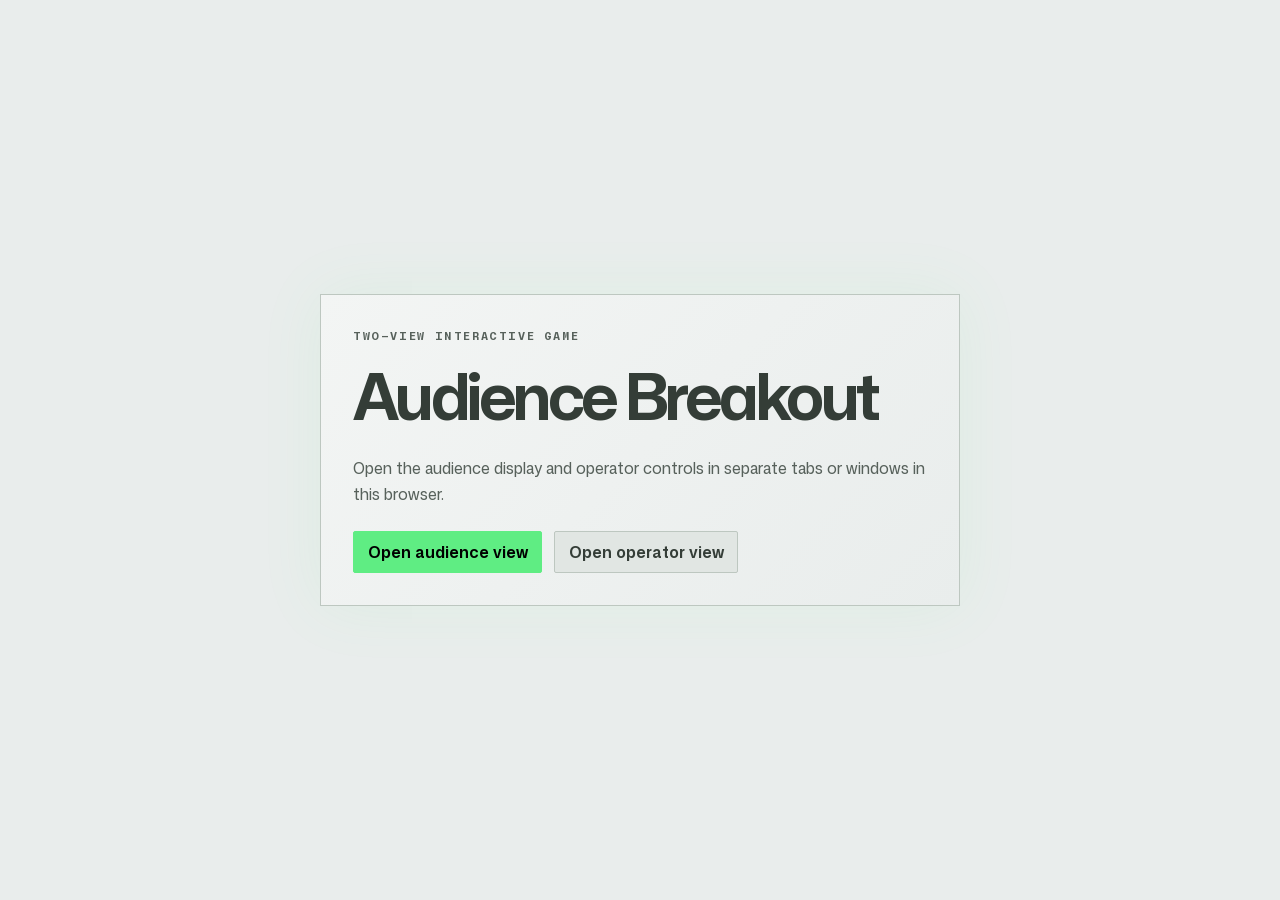
<file: index.html>
<!doctype html>
<html lang="en">
  <head>
    <meta charset="UTF-8" />
    <meta name="viewport" content="width=device-width, initial-scale=1.0" />
    <title>Audience Breakout</title>
    <link rel="stylesheet" href="./styles.css" />
  </head>
  <body class="landing-page">
    <main class="landing-card">
      <p class="eyebrow">Two-view interactive game</p>
      <h1>Audience Breakout</h1>
      <p>
        Open the audience display and operator controls in separate tabs or windows in
        this browser.
      </p>
      <div class="landing-actions">
        <a class="button primary" href="./audience.html">Open audience view</a>
        <a class="button secondary" href="./operator.html">Open operator view</a>
      </div>
    </main>
  </body>
</html>
</file>
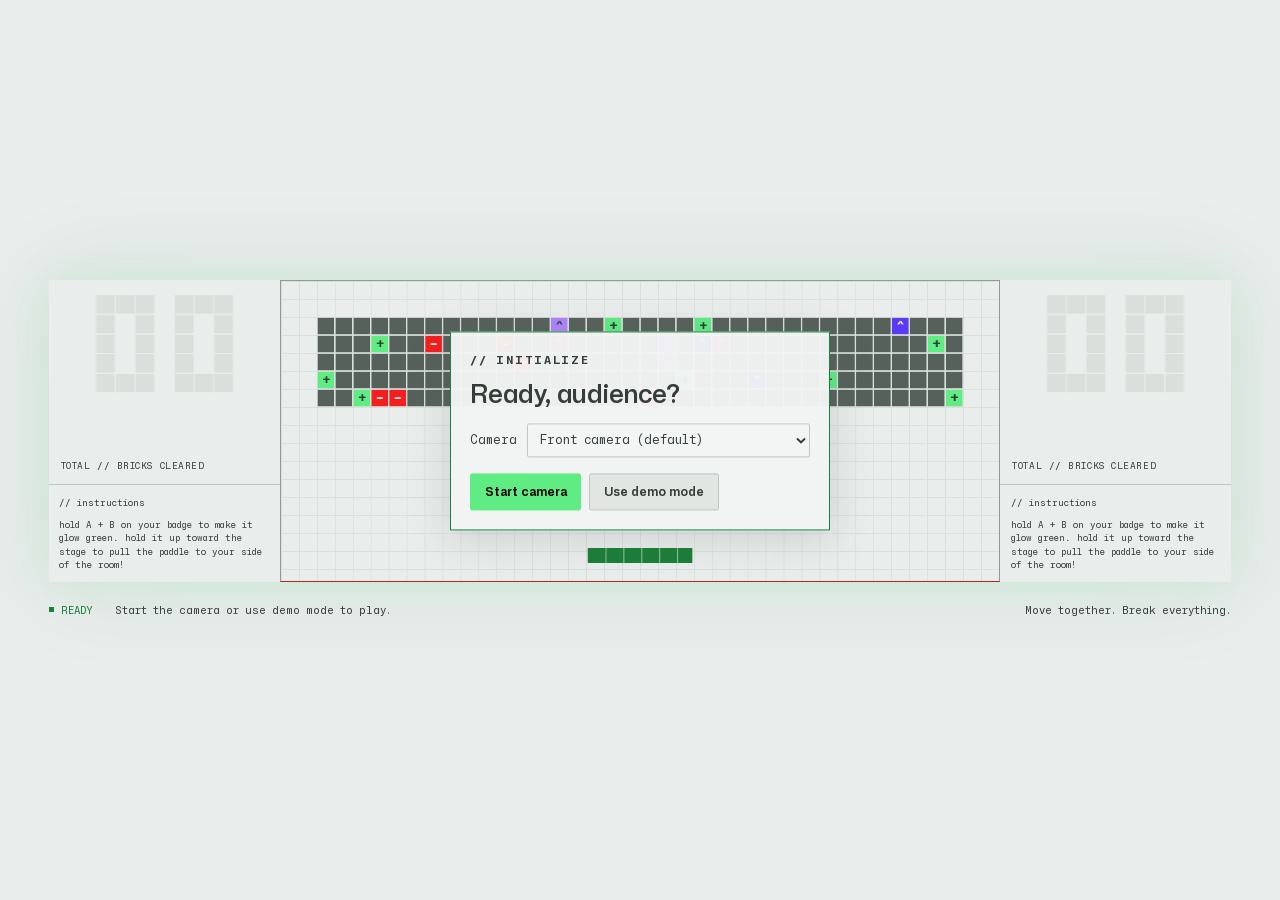
<file: audience.html>
<!doctype html>
<html lang="en">
  <head>
    <meta charset="UTF-8" />
    <meta name="viewport" content="width=device-width, initial-scale=1.0" />
    <title>Audience Breakout - Audience</title>
    <link rel="stylesheet" href="./styles.css" />
  </head>
  <body class="audience-page">
    <main class="audience-shell">
      <section class="arcade-stage" aria-label="Audience breakout arena">
        <aside class="audience-side side-left">
          <canvas id="leftCamera" class="side-camera" width="480" height="720" aria-hidden="true" hidden></canvas>
          <div class="side-visual">
            <canvas id="leftMeter" width="240" height="280" role="img" aria-label="Total bricks cleared: 0"></canvas>
            <span class="side-label">total // bricks cleared</span>
          </div>
          <div class="side-instructions">
            <p>// instructions</p>
            <p>hold A + B on your badge to make it glow green. hold it up toward the stage to pull the paddle to your side of the room!</p>
          </div>
        </aside>

        <div class="stage-shell">
          <video id="webcam" autoplay playsinline muted></video>
          <img id="demoImage" src="./assets/audience-placeholder.png" alt="" hidden />
          <canvas id="gameCanvas" width="960" height="400" aria-label="Breakout game"></canvas>
          <div class="startup-panel" id="startupPanel">
            <p class="eyebrow">// initialize</p>
            <h2>Ready, audience?</h2>
            <label class="camera-select" for="cameraSelect">
              <span>Camera</span>
              <select id="cameraSelect">
                <option value="">Front camera (default)</option>
              </select>
            </label>
            <div class="button-row">
              <button class="button primary" id="startCameraButton">Start camera</button>
              <button class="button secondary" id="startDemoButton">Use demo mode</button>
            </div>
          </div>
        </div>

        <aside class="audience-side side-right">
          <canvas id="rightCamera" class="side-camera" width="480" height="720" aria-hidden="true" hidden></canvas>
          <div class="side-visual">
            <canvas id="rightMeter" width="240" height="280" role="img" aria-label="Total bricks cleared: 0"></canvas>
            <span class="side-label">total // bricks cleared</span>
          </div>
          <div class="side-instructions">
            <p>// instructions</p>
            <p>hold A + B on your badge to make it glow green. hold it up toward the stage to pull the paddle to your side of the room!</p>
          </div>
        </aside>
      </section>
      <footer class="audience-footer">
        <div>
          <span class="play-state" id="playState">ready</span>
          <span class="power-status" id="powerStatus" role="status" hidden></span>
          <span id="audienceStatus" role="status">Start the camera or use demo mode to play.</span>
        </div>
        <p class="stage-message" id="stageMessage">Move together. Break everything.</p>
      </footer>
    </main>
    <script type="module" src="./js/audience.js"></script>
  </body>
</html>
</file>
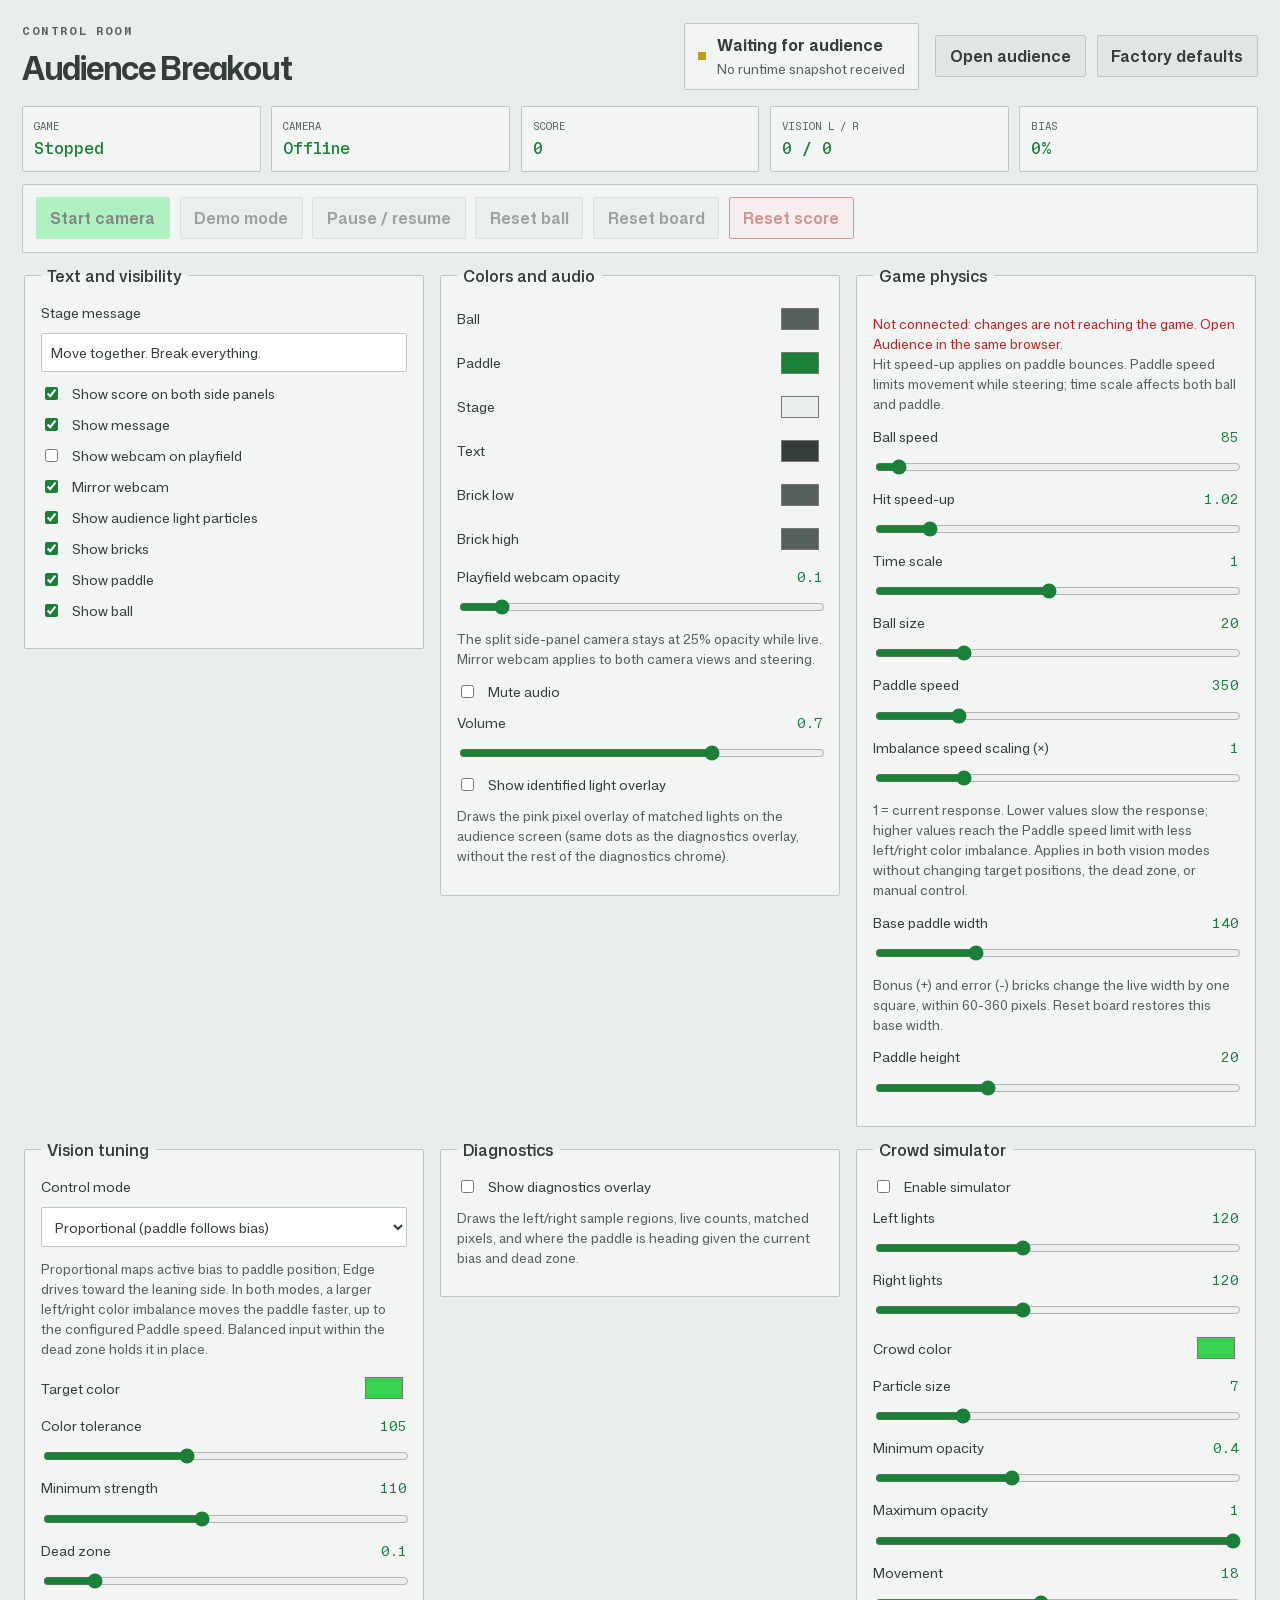
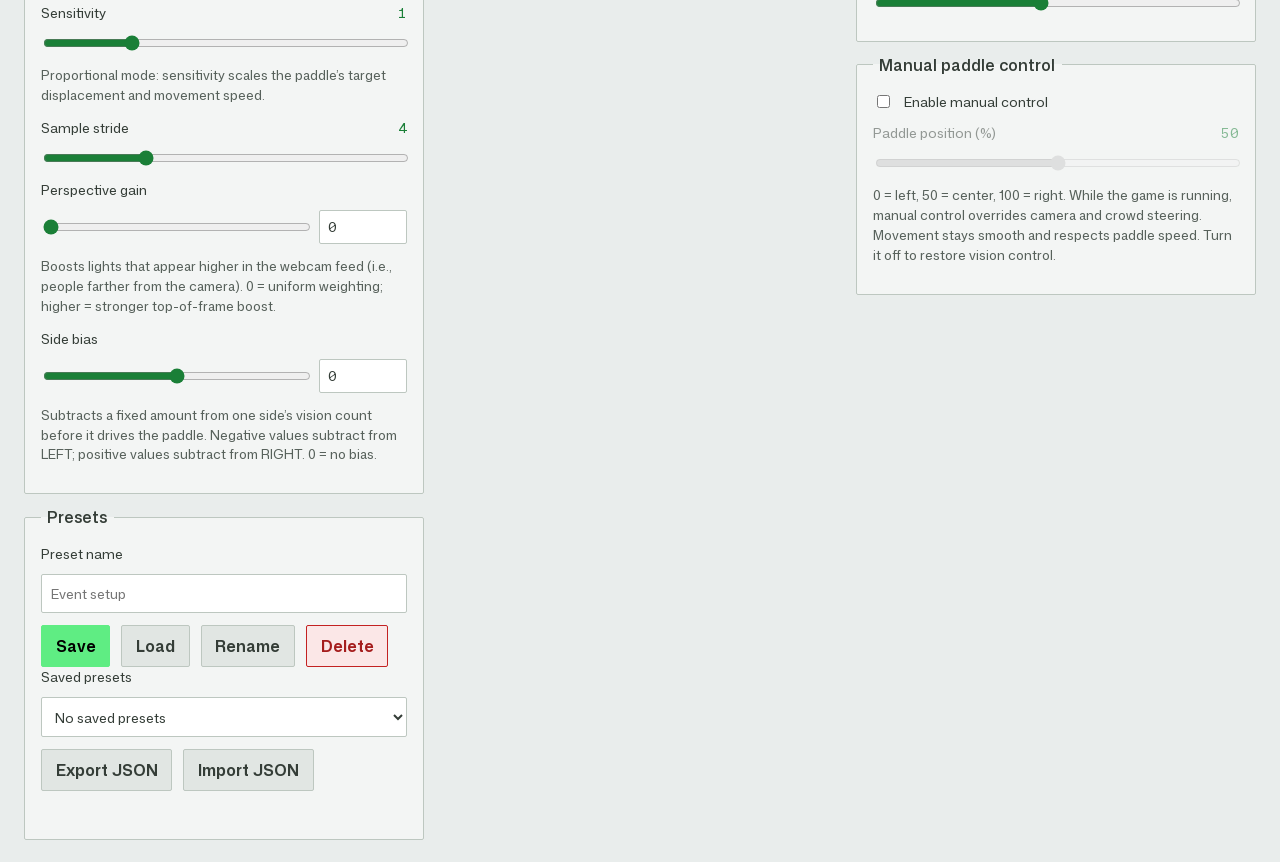
<file: operator.html>
<!doctype html>
<html lang="en">
  <head>
    <meta charset="UTF-8" />
    <meta name="viewport" content="width=device-width, initial-scale=1.0" />
    <title>Audience Breakout - Operator</title>
    <link rel="stylesheet" href="./styles.css" />
  </head>
  <body class="operator-page">
    <header class="operator-topbar">
      <div>
        <p class="eyebrow">Control room</p>
        <h1>Audience Breakout</h1>
      </div>
      <div class="connection-card">
        <span class="status-dot" id="connectionDot"></span>
        <div>
          <strong id="connectionLabel">Waiting for audience</strong>
          <small id="runtimeStatus">No runtime snapshot received</small>
        </div>
      </div>
      <div class="button-row">
        <a class="button secondary" href="./audience.html" target="_blank">Open audience</a>
        <button class="button secondary" id="resetDefaultsButton">Factory defaults</button>
      </div>
    </header>

    <main class="operator-layout">
      <section class="telemetry-panel">
        <div><span>Game</span><strong id="gameState">Stopped</strong></div>
        <div><span>Camera</span><strong id="cameraState">Offline</strong></div>
        <div><span>Score</span><strong id="operatorScore">0</strong></div>
        <div><span>Vision L / R</span><strong id="visionCounts">0 / 0</strong></div>
        <div><span>Bias</span><strong id="visionBias">0%</strong></div>
      </section>

      <section class="command-panel">
        <button class="button primary audience-command" data-command="start-camera">Start camera</button>
        <button class="button secondary audience-command" data-command="start-demo">Demo mode</button>
        <button class="button secondary audience-command" data-command="toggle-pause">Pause / resume</button>
        <button class="button secondary audience-command" data-command="reset-ball">Reset ball</button>
        <button class="button secondary audience-command" data-command="reset-board">Reset board</button>
        <button class="button danger audience-command" data-command="reset-score">Reset score</button>
      </section>

      <form id="operatorForm" class="control-grid">
        <fieldset>
          <legend>Text and visibility</legend>
          <label>Stage message <input name="appearance.message" type="text" /></label>
          <label class="toggle"><input name="appearance.showScore" type="checkbox" /> Show score on both side panels</label>
          <label class="toggle"><input name="appearance.showMessage" type="checkbox" /> Show message</label>
          <label class="toggle"><input name="appearance.showWebcam" type="checkbox" /> Show webcam on playfield</label>
          <label class="toggle"><input name="appearance.mirrorWebcam" type="checkbox" /> Mirror webcam</label>
          <label class="toggle"><input name="appearance.showCrowd" type="checkbox" /> Show audience light particles</label>
          <label class="toggle"><input name="appearance.showBricks" type="checkbox" /> Show bricks</label>
          <label class="toggle"><input name="appearance.showPaddle" type="checkbox" /> Show paddle</label>
          <label class="toggle"><input name="appearance.showBall" type="checkbox" /> Show ball</label>
        </fieldset>

        <fieldset>
          <legend>Colors and audio</legend>
          <label>Ball <input name="appearance.ballColor" type="color" /></label>
          <label>Paddle <input name="appearance.paddleColor" type="color" /></label>
          <label>Stage <input name="appearance.stageColor" type="color" /></label>
          <label>Text <input name="appearance.textColor" type="color" /></label>
          <label>Brick low <input name="appearance.brickLowColor" type="color" /></label>
          <label>Brick high <input name="appearance.brickHighColor" type="color" /></label>
          <label data-output="appearance.webcamOpacity">
            Playfield webcam opacity <output></output>
            <input name="appearance.webcamOpacity" type="range" min="0" max="1" step="0.05" />
          </label>
          <small>The split side-panel camera stays at 25% opacity while live. Mirror webcam applies to both camera views and steering.</small>
          <label class="toggle"><input name="audio.muted" type="checkbox" /> Mute audio</label>
          <label data-output="audio.volume">
            Volume <output></output>
            <input name="audio.volume" type="range" min="0" max="1" step="0.05" />
          </label>
          <label class="toggle"><input name="appearance.showLightOverlay" type="checkbox" /> Show identified light overlay</label>
          <small>Draws the pink pixel overlay of matched lights on the audience screen (same dots as the diagnostics overlay, without the rest of the diagnostics chrome).</small>
        </fieldset>

        <fieldset>
          <legend>Game physics</legend>
          <small id="physicsSyncStatus" class="form-message error" role="status">Not connected: changes are not reaching the game. Open Audience in the same browser.</small>
          <small>Hit speed-up applies on paddle bounces. Paddle speed limits movement while steering; time scale affects both ball and paddle.</small>
          <label data-output="physics.ballSpeed">Ball speed <output></output>
            <input name="physics.ballSpeed" type="range" min="60" max="600" step="5" />
          </label>
          <label data-output="physics.speedUp">Hit speed-up <output></output>
            <input name="physics.speedUp" type="range" min="1" max="1.15" step="0.01" />
          </label>
          <label data-output="physics.timeScale">Time scale <output></output>
            <input name="physics.timeScale" type="range" min="0.1" max="2" step="0.05" />
          </label>
          <label data-output="physics.ballSize">Ball size <output></output>
            <input name="physics.ballSize" type="range" min="8" max="60" step="1" />
          </label>
          <label data-output="physics.paddleSpeed">Paddle speed <output></output>
            <input name="physics.paddleSpeed" type="range" min="60" max="1400" step="10" />
          </label>
          <label data-output="physics.paddleSpeedScale">Imbalance speed scaling (&times;) <output></output>
            <input name="physics.paddleSpeedScale" type="range" min="0.1" max="4" step="0.1" aria-describedby="paddleSpeedScaleHint" />
          </label>
          <small id="paddleSpeedScaleHint">1 = current response. Lower values slow the response; higher values reach the Paddle speed limit with less left/right color imbalance. Applies in both vision modes without changing target positions, the dead zone, or manual control.</small>
          <label data-output="physics.paddleWidth">Base paddle width <output></output>
            <input name="physics.paddleWidth" type="range" min="60" max="360" step="4" />
          </label>
          <small>Bonus (+) and error (-) bricks change the live width by one square, within 60-360 pixels. Reset board restores this base width.</small>
          <label data-output="physics.paddleHeight">Paddle height <output></output>
            <input name="physics.paddleHeight" type="range" min="8" max="48" step="2" />
          </label>
        </fieldset>

        <fieldset>
          <legend>Vision tuning</legend>
          <label>Control mode
            <select name="vision.controlMode">
              <option value="proportional">Proportional (paddle follows bias)</option>
              <option value="edge">Edge (paddle drives toward the leaning side)</option>
            </select>
          </label>
          <small>Proportional maps active bias to paddle position; Edge drives toward the leaning side. In both modes, a larger left/right color imbalance moves the paddle faster, up to the configured Paddle speed. Balanced input within the dead zone holds it in place.</small>
          <label>Target color <input name="vision.targetColor" type="color" /></label>
          <label data-output="vision.tolerance">Color tolerance <output></output>
            <input name="vision.tolerance" type="range" min="10" max="255" step="1" />
          </label>
          <label data-output="vision.minimumStrength">Minimum strength <output></output>
            <input name="vision.minimumStrength" type="range" min="0" max="255" step="1" />
          </label>
          <label data-output="vision.deadZone">Dead zone <output></output>
            <input name="vision.deadZone" type="range" min="0" max="0.8" step="0.01" />
          </label>
          <label data-output="vision.sensitivity">Sensitivity <output></output>
            <input name="vision.sensitivity" type="range" min="0.1" max="4" step="0.1" />
          </label>
          <small id="sensitivityHint">Edge mode: sensitivity scales how fast the paddle drives to the far wall.</small>
          <label data-output="vision.sampleStride">Sample stride <output></output>
            <input name="vision.sampleStride" type="range" min="1" max="12" step="1" />
          </label>
          <label>Perspective gain
            <span class="range-with-number">
              <input name="vision.perspectiveGain" type="range" min="0" max="4" step="0.05" />
              <input name="vision.perspectiveGain" type="number" min="0" max="4" step="0.05" />
            </span>
          </label>
          <small>Boosts lights that appear higher in the webcam feed (i.e., people farther from the camera). 0 = uniform weighting; higher = stronger top-of-frame boost.</small>
          <label>Side bias
            <span class="range-with-number">
              <input name="vision.sideBias" type="range" min="-200" max="200" step="1" />
              <input name="vision.sideBias" type="number" min="-200" max="200" step="1" />
            </span>
          </label>
          <small>Subtracts a fixed amount from one side&rsquo;s vision count before it drives the paddle. Negative values subtract from LEFT; positive values subtract from RIGHT. 0 = no bias.</small>
        </fieldset>

        <fieldset>
          <legend>Diagnostics</legend>
          <label class="toggle"><input name="appearance.showDiagnostics" type="checkbox" /> Show diagnostics overlay</label>
          <small>Draws the left/right sample regions, live counts, matched pixels, and where the paddle is heading given the current bias and dead zone.</small>
        </fieldset>

        <div class="control-stack">
          <fieldset>
            <legend>Crowd simulator</legend>
            <label class="toggle"><input name="crowd.enabled" type="checkbox" /> Enable simulator</label>
            <label data-output="crowd.leftCount">Left lights <output></output>
              <input name="crowd.leftCount" type="range" min="0" max="300" step="1" />
            </label>
            <label data-output="crowd.rightCount">Right lights <output></output>
              <input name="crowd.rightCount" type="range" min="0" max="300" step="1" />
            </label>
            <label>Crowd color <input name="crowd.color" type="color" /></label>
            <label data-output="crowd.blockSize">Particle size <output></output>
              <input name="crowd.blockSize" type="range" min="2" max="24" step="1" />
            </label>
            <label data-output="crowd.minimumOpacity">Minimum opacity <output></output>
              <input name="crowd.minimumOpacity" type="range" min="0.05" max="1" step="0.05" />
            </label>
            <label data-output="crowd.maximumOpacity">Maximum opacity <output></output>
              <input name="crowd.maximumOpacity" type="range" min="0.05" max="1" step="0.05" />
            </label>
            <label data-output="crowd.jitter">Movement <output></output>
              <input name="crowd.jitter" type="range" min="0" max="40" step="1" />
            </label>
          </fieldset>

          <fieldset>
            <legend>Manual paddle control</legend>
            <label class="toggle"><input name="manualControl.enabled" type="checkbox" /> Enable manual control</label>
            <label data-output="manualControl.position" class="is-disabled">Paddle position (%) <output>50</output>
              <input name="manualControl.position" type="range" min="0" max="100" step="1" value="50" aria-describedby="manualControlHint" disabled />
            </label>
            <small id="manualControlHint">0 = left, 50 = center, 100 = right. While the game is running, manual control overrides camera and crowd steering. Movement stays smooth and respects paddle speed. Turn it off to restore vision control.</small>
          </fieldset>
        </div>

        <fieldset>
          <legend>Presets</legend>
          <label>Preset name <input id="presetName" type="text" placeholder="Event setup" /></label>
          <div class="button-row wrap">
            <button class="button primary" id="savePresetButton" type="button">Save</button>
            <button class="button secondary" id="loadPresetButton" type="button">Load</button>
            <button class="button secondary" id="renamePresetButton" type="button">Rename</button>
            <button class="button danger" id="deletePresetButton" type="button">Delete</button>
          </div>
          <label>Saved presets
            <select id="presetSelect"><option value="">No saved presets</option></select>
          </label>
          <div class="button-row wrap">
            <button class="button secondary" id="exportPresetButton" type="button">Export JSON</button>
            <label class="button secondary file-button">Import JSON
              <input id="importPresetInput" type="file" accept="application/json,.json" />
            </label>
          </div>
          <p class="form-message" id="formMessage" aria-live="polite"></p>
        </fieldset>
      </form>
    </main>
    <script type="module" src="./js/operator.js"></script>
  </body>
</html>
</file>
<file: styles.css>
@font-face {
  font-family: "Mona Sans";
  src: url("./assets/fonts/MonaSans.woff2") format("woff2");
  font-weight: 200 900;
  font-display: swap;
}
@font-face {
  font-family: "Mona Sans Mono";
  src: url("./assets/fonts/MonaSansMono.woff2") format("woff2");
  font-weight: 200 900;
  font-display: swap;
}
:root {
  color-scheme: light;
  --bg: #e9edec;
  --panel: #f3f5f4;
  --panel-elevated: #e1e6e3;
  --border: #bdc7c0;
  --text: #343d37;
  --muted: #57615b;
  --primary: #5fed83;
  --primary-strong: #1a7f37;
  --danger: #c32222;
  --mono: "Mona Sans Mono", ui-monospace, monospace;
}

* { box-sizing: border-box; }
html, body { margin: 0; min-height: 100%; }
body {
  background: var(--bg);
  color: var(--text);
  font-family: "Mona Sans", -apple-system, BlinkMacSystemFont, "Segoe UI", sans-serif;
}
button, input, select { font: inherit; }
.eyebrow {
  margin: 0 0 0.4rem;
  color: var(--muted);
  font-size: 0.72rem;
  font-weight: 700;
  letter-spacing: 0.14em;
  text-transform: uppercase;
  font-family: var(--mono);
}
h1, h2, p { margin-top: 0; }
h1 { margin-bottom: 0; letter-spacing: -0.04em; }
.button-row { display: flex; align-items: center; gap: 0.7rem; }
.button-row.wrap { flex-wrap: wrap; }
.button {
  display: inline-flex;
  align-items: center;
  justify-content: center;
  min-height: 40px;
  border: 1px solid var(--border);
  border-radius: 2px;
  padding: 0.55rem 0.85rem;
  color: var(--text);
  font-weight: 650;
  text-decoration: none;
  cursor: pointer;
}
.button.primary { background: var(--primary); border-color: var(--primary); color: #000; }
.button.secondary { background: var(--panel-elevated); }
.button.danger { background: #fbe7e7; border-color: #c32222; color: #a51d1d; }
.button:hover:not(:disabled) { border-color: var(--primary-strong); }
.button:disabled { cursor: not-allowed; opacity: 0.45; }
:focus-visible { outline: 2px solid var(--primary-strong); outline-offset: 4px; }
[hidden] { display: none !important; }

.landing-page { display: grid; min-height: 100vh; place-items: center; padding: 2rem; }
.landing-card {
  width: min(640px, 100%);
  border: 1px solid var(--border);
  border-radius: 0;
  background: linear-gradient(135deg, var(--panel), var(--bg));
  padding: 2rem;
  box-shadow: 0 0 60px #5fed8314;
}
.landing-card h1 { margin-bottom: 1rem; font-size: clamp(2.3rem, 8vw, 4rem); }
.landing-card > p:not(.eyebrow) { color: var(--muted); line-height: 1.6; }
.landing-actions { display: flex; flex-wrap: wrap; gap: 0.75rem; margin-top: 1.5rem; }

.audience-page {
  min-height: 100vh;
  overflow-x: hidden;
  display: grid;
  align-items: center;
}
.audience-shell { width: min(2100px, 100%); margin: auto; padding: clamp(12px, 3.8vw, 80px); }
.arcade-stage {
  display: grid;
  grid-template-columns: minmax(0, 1fr) minmax(0, 3.12fr) minmax(0, 1fr);
  background: var(--bg);
  box-shadow: 0 0 35px #5fed8326, 0 0 90px #1a7f371a;
}
.audience-side {
  position: relative;
  display: flex;
  flex-direction: column;
  min-width: 0;
  background: var(--bg);
}
.side-camera {
  position: absolute;
  inset: 0;
  z-index: 1;
  width: 100%;
  height: 100%;
  opacity: 0.25;
  pointer-events: none;
}
.side-visual { position: relative; flex: 1; min-height: 0; }
.side-visual canvas { position: absolute; inset: 0; width: 100%; height: 100%; object-fit: contain; }
.side-label {
  position: absolute;
  bottom: 12px;
  left: 12px;
  font: 0.58rem var(--mono);
  color: var(--muted);
  letter-spacing: 0.06em;
  text-transform: uppercase;
}
.side-instructions {
  border-top: 1px solid var(--border);
  padding: clamp(8px, 0.8vw, 16px);
  color: var(--muted);
  font: clamp(8px, 0.7vw, 13px)/1.5 var(--mono);
}
.side-instructions p { margin: 0; }
.side-instructions p + p { margin-top: 1em; }
.stage-shell {
  position: relative;
  overflow: hidden;
  border: 1px solid #8b9e91;
  border-bottom-color: var(--danger);
  background: var(--bg);
  align-self: start;
}
#gameCanvas { position: relative; z-index: 2; display: block; width: 100%; height: auto; }
#webcam {
  position: absolute;
  inset: 0;
  z-index: 1;
  display: block;
  width: 100%;
  height: 100%;
  object-fit: cover;
  pointer-events: none;
}
.stage-message {
  margin: 0;
  color: var(--muted);
  font: inherit;
  text-align: right;
}
.audience-footer {
  display: flex;
  align-items: flex-start;
  justify-content: space-between;
  gap: 1rem;
  margin-top: 20px;
  color: var(--muted);
  font: 0.65rem/1.7 var(--mono);
}
.audience-footer > div { flex: 1; }
.play-state {
  display: inline-block;
  margin-right: 1rem;
  color: var(--primary-strong);
  text-transform: uppercase;
}
.play-state::before { content: ""; display: inline-block; width: 5px; height: 5px; margin: 0 7px 2px 0; background: currentColor; }
.power-status { color: #583af7; margin-right: 1rem; }
.startup-panel {
  position: absolute;
  z-index: 4;
  top: 50%;
  left: 50%;
  width: min(380px, calc(100% - 24px));
  transform: translate(-50%, -50%);
  border: 1px solid var(--primary-strong);
  background: #f3f5f4f5;
  padding: clamp(12px, 1.5vw, 24px);
  box-shadow: 0 8px 40px #57615b33;
}
.startup-panel h2 { margin-bottom: 0.5rem; font-size: clamp(1.1rem, 2vw, 1.6rem); font-weight: 550; }
.startup-panel .button-row { flex-wrap: wrap; gap: 0.5rem; }
.startup-panel .button { font-size: 0.78rem; min-height: 36px; }
.startup-panel.hidden { display: none; }
.camera-select {
  display: flex;
  align-items: center;
  gap: 0.6rem;
  margin: 0.75rem 0 1rem;
  font: 0.75rem var(--mono);
}
.camera-select select {
  flex: 1;
  min-width: 0;
  padding: 0.4rem 0.5rem;
  border-radius: 2px;
  border: 1px solid var(--border);
  background: var(--panel);
  color: inherit;
}

.operator-page { padding: 22px; }
.operator-topbar {
  display: grid;
  grid-template-columns: minmax(240px, 1fr) auto auto;
  align-items: center;
  gap: 1rem;
  margin: 0 auto 1rem;
  max-width: 1500px;
}
.connection-card {
  display: flex;
  align-items: center;
  gap: 0.65rem;
  border: 1px solid var(--border);
  border-radius: 2px;
  background: var(--panel);
  padding: 0.65rem 0.85rem;
}
.connection-card strong, .connection-card small { display: block; }
.connection-card small { margin-top: 0.18rem; color: var(--muted); }
.status-dot { width: 8px; height: 8px; background: #bba00a; }
.status-dot.connected { background: var(--primary-strong); box-shadow: 0 0 10px #5fed8366; }
.operator-layout { width: min(1500px, 100%); margin: auto; }
.telemetry-panel {
  display: grid;
  grid-template-columns: repeat(5, minmax(110px, 1fr));
  gap: 0.65rem;
  margin-bottom: 0.75rem;
}
.telemetry-panel div {
  border: 1px solid var(--border);
  border-radius: 2px;
  background: var(--panel);
  padding: 0.7rem;
}
.telemetry-panel span, .telemetry-panel strong { display: block; }
.telemetry-panel span { margin-bottom: 0.3rem; color: var(--muted); font: 0.65rem var(--mono); text-transform: uppercase; }
.telemetry-panel strong { font-family: var(--mono); color: var(--primary-strong); font-weight: 500; }
.command-panel {
  display: flex;
  flex-wrap: wrap;
  gap: 0.6rem;
  border: 1px solid var(--border);
  border-radius: 2px;
  background: var(--panel);
  padding: 0.8rem;
  margin-bottom: 0.75rem;
}
.control-grid {
  display: grid;
  grid-template-columns: repeat(3, minmax(260px, 1fr));
  align-items: start;
  gap: 0.75rem;
}
.control-stack {
  display: grid;
  min-width: 0;
  gap: 0.75rem;
}
fieldset {
  min-width: 0;
  border: 1px solid var(--border);
  border-radius: 2px;
  background: var(--panel);
  padding: 1rem;
}
legend { padding: 0 0.4rem; font-weight: 550; }
fieldset > label {
  display: grid;
  grid-template-columns: minmax(120px, 1fr) auto;
  align-items: center;
  gap: 0.7rem;
  margin-bottom: 0.75rem;
  color: var(--text);
  font-size: 0.86rem;
}
fieldset > label.is-disabled {
  opacity: 0.5;
}
fieldset > label input[type="text"], fieldset > label select, fieldset > label > input[type="range"] {
  grid-column: 1 / -1;
}
input[type="text"], select {
  width: 100%;
  border: 1px solid var(--border);
  border-radius: 2px;
  background: #ffffff;
  padding: 0.55rem;
  color: var(--text);
}
input[type="range"] { width: 100%; accent-color: var(--primary-strong); }
input[type="checkbox"] { accent-color: var(--primary-strong); }
input[type="color"] { width: 46px; height: 32px; border: 0; background: transparent; }
output { color: var(--primary-strong); font-family: var(--mono); font-variant-numeric: tabular-nums; }
fieldset > small { display: block; color: var(--muted); line-height: 1.5; margin-bottom: 0.8rem; }
.toggle { grid-template-columns: auto 1fr; justify-content: start; }
.range-with-number {
  display: grid;
  grid-column: 1 / -1;
  grid-template-columns: 1fr 5.5rem;
  gap: 0.6rem;
  align-items: center;
}
.range-with-number input[type="number"] {
  width: 100%;
  border: 1px solid var(--border);
  border-radius: 2px;
  background: #ffffff;
  padding: 0.4rem 0.5rem;
  color: var(--text);
  font-variant-numeric: tabular-nums;
}
.toggle input { grid-column: auto; }
.file-button input { display: none; }
.form-message { min-height: 1.3em; margin: 0.7rem 0 0; color: var(--primary-strong); }
.form-message.error { color: var(--danger); }

@media (max-width: 1050px) {
  .operator-topbar { grid-template-columns: 1fr 1fr; }
  .operator-topbar > .button-row { grid-column: 1 / -1; }
  .control-grid { grid-template-columns: repeat(2, minmax(250px, 1fr)); }
}
@media (max-width: 720px) {
  .operator-page { padding: 12px; }
  .operator-topbar, .control-grid { grid-template-columns: 1fr; }
  .operator-topbar > .button-row { grid-column: auto; }
  .telemetry-panel { grid-template-columns: repeat(2, 1fr); }
  .arcade-stage { grid-template-columns: 1fr 1fr; }
  .stage-shell { grid-column: 1 / -1; grid-row: 1; }
  .audience-side { flex-direction: row; min-height: 150px; }
  .side-left { border-right: 1px solid var(--border); }
  .side-visual { flex: 1; min-width: 0; }
  .side-label { bottom: 5px; left: 8px; font-size: 7px; }
  .side-instructions { flex: 1; border-top: 0; border-left: 1px solid var(--border); font-size: 8px; }
  .audience-footer { flex-direction: column; gap: 0.5rem; font-size: 0.6rem; }
  .stage-message { text-align: left; }
  .startup-panel { position: relative; top: auto; left: auto; transform: none; width: 100%; border: 0; border-top: 1px solid var(--border); }
}
@media (prefers-reduced-motion: reduce) {
  *, *::before, *::after { scroll-behavior: auto !important; }
}
</file>
